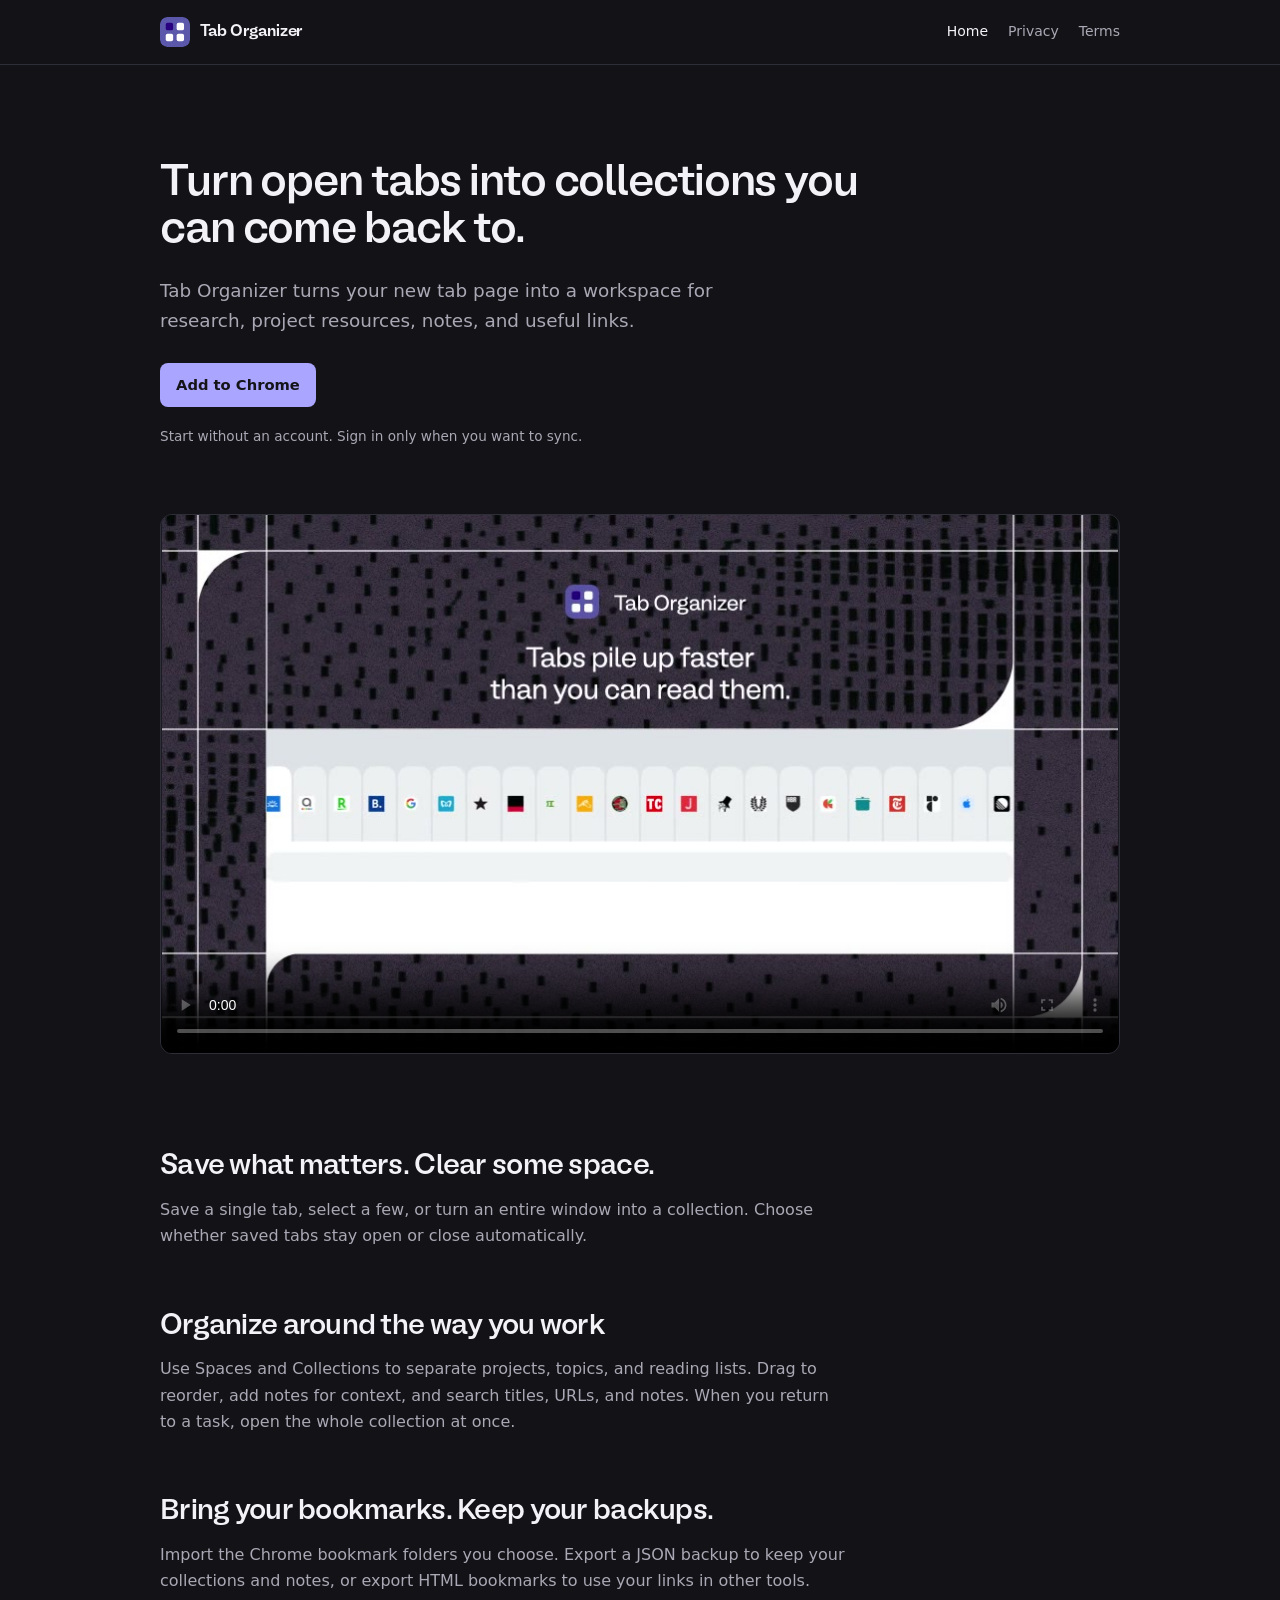
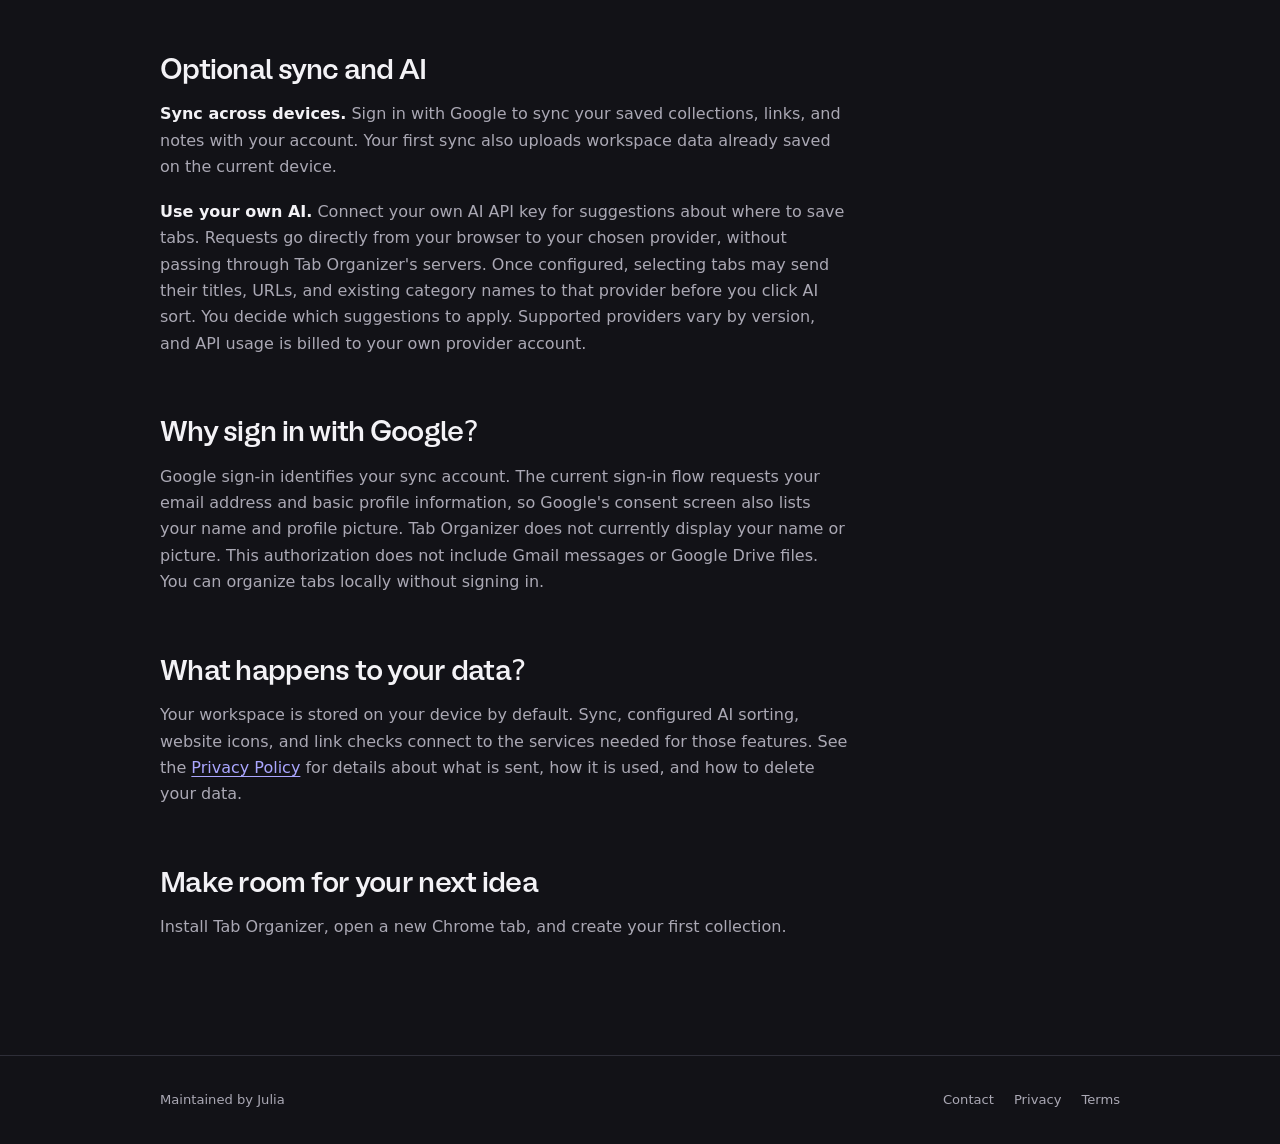
<file: index.html>
<!doctype html>
<html lang="en">
<head>
  <meta charset="utf-8">
  <meta name="viewport" content="width=device-width, initial-scale=1">
  <meta name="google-site-verification" content="kIZrXvDH9I8rc67ymch1c_rf15SznMS1m91wv7QL0Gw">
  <meta name="description" content="Turn open tabs into collections you can come back to.">
  <title>Tab Organizer</title>
  <link rel="icon" href="app-icon.svg?v=20260928-dark" type="image/svg+xml">
  <link rel="stylesheet" href="styles.css?v=20260928-dark">
</head>
<body>
  <a class="skip-link" href="#main-content">Skip to content</a>
  <header class="site-header">
    <div class="site-width header-inner">
      <a class="brand" href="./" aria-label="Tab Organizer home">
        <img src="app-icon.svg" width="30" height="30" alt="">
        <span>Tab Organizer</span>
      </a>
      <nav aria-label="Primary navigation">
        <a aria-current="page" href="./">Home</a>
        <a href="privacy/">Privacy</a>
        <a href="terms/">Terms</a>
      </nav>
    </div>
  </header>
  <main id="main-content" class="site-width home-main">
<header class="page-header home-header">
<h1>Turn open tabs into collections you can come back to.</h1>

<p>Tab Organizer turns your new tab page into a workspace for research, project resources, notes, and useful links.</p>

<p><a class="button" href="https://chromewebstore.google.com/detail/dhcfmkibljiggkieeikdoonjkkaooaof">Add to Chrome</a></p>

<p class="small-note">Start without an account. Sign in only when you want to sync.</p>
</header>

<figure class="product-demo">
  <video controls playsinline preload="metadata" poster="video-poster.jpg" aria-label="Tab Organizer product overview">
    <source src="product-overview.mp4" type="video/mp4">
    Your browser does not support embedded video. <a href="product-overview.mp4">Open the product video</a>.
  </video>
</figure>

<article class="home-copy">
<section>
<h2>Save what matters. Clear some space.</h2>

<p>Save a single tab, select a few, or turn an entire window into a collection. Choose whether saved tabs stay open or close automatically.</p>


</section>

<section>
<h2>Organize around the way you work</h2>

<p>Use Spaces and Collections to separate projects, topics, and reading lists. Drag to reorder, add notes for context, and search titles, URLs, and notes. When you return to a task, open the whole collection at once.</p>


</section>

<section>
<h2>Bring your bookmarks. Keep your backups.</h2>

<p>Import the Chrome bookmark folders you choose. Export a JSON backup to keep your collections and notes, or export HTML bookmarks to use your links in other tools.</p>


</section>

<section>
<h2>Optional sync and AI</h2>

<p><strong>Sync across devices.</strong> Sign in with Google to sync your saved collections, links, and notes with your account. Your first sync also uploads workspace data already saved on the current device.</p>

<p><strong>Use your own AI.</strong> Connect your own AI API key for suggestions about where to save tabs. Requests go directly from your browser to your chosen provider, without passing through Tab Organizer&#39;s servers. Once configured, selecting tabs may send their titles, URLs, and existing category names to that provider before you click AI sort. You decide which suggestions to apply. Supported providers vary by version, and API usage is billed to your own provider account.</p>


</section>

<section>
<h2>Why sign in with Google?</h2>

<p>Google sign-in identifies your sync account. The current sign-in flow requests your email address and basic profile information, so Google&#39;s consent screen also lists your name and profile picture. Tab Organizer does not currently display your name or picture. This authorization does not include Gmail messages or Google Drive files. You can organize tabs locally without signing in.</p>


</section>

<section>
<h2>What happens to your data?</h2>

<p>Your workspace is stored on your device by default. Sync, configured AI sorting, website icons, and link checks connect to the services needed for those features. See the <a href="privacy/">Privacy Policy</a> for details about what is sent, how it is used, and how to delete your data.</p>


</section>

<section>
<h2>Make room for your next idea</h2>

<p>Install Tab Organizer, open a new Chrome tab, and create your first collection.</p>
</section>
</article>
  </main>
  <footer class="site-footer">
    <div class="site-width footer-inner">
      <span>Maintained by Julia</span>
      <nav aria-label="Footer navigation">
        <a href="mailto:juliachen.designwork@gmail.com">Contact</a>
        <a href="privacy/">Privacy</a>
        <a href="terms/">Terms</a>
      </nav>
    </div>
  </footer>
</body>
</html>
</file>
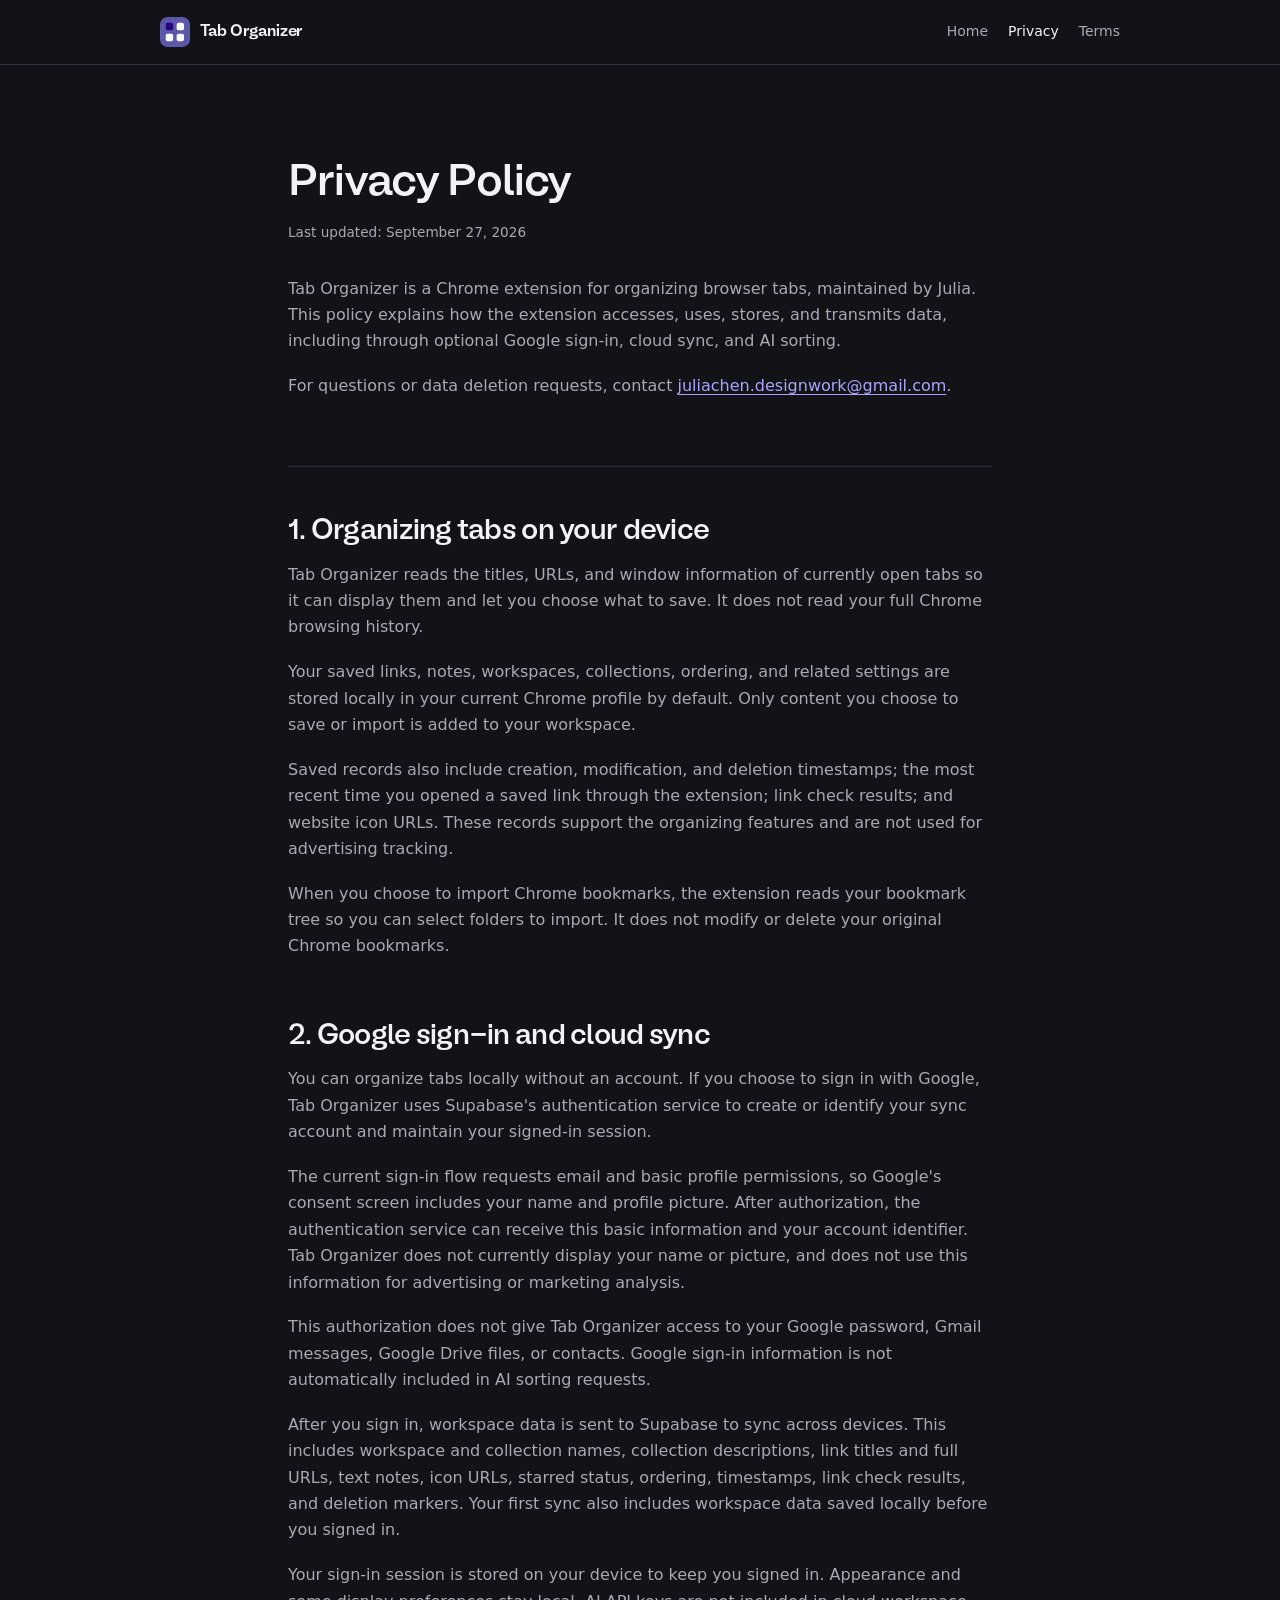
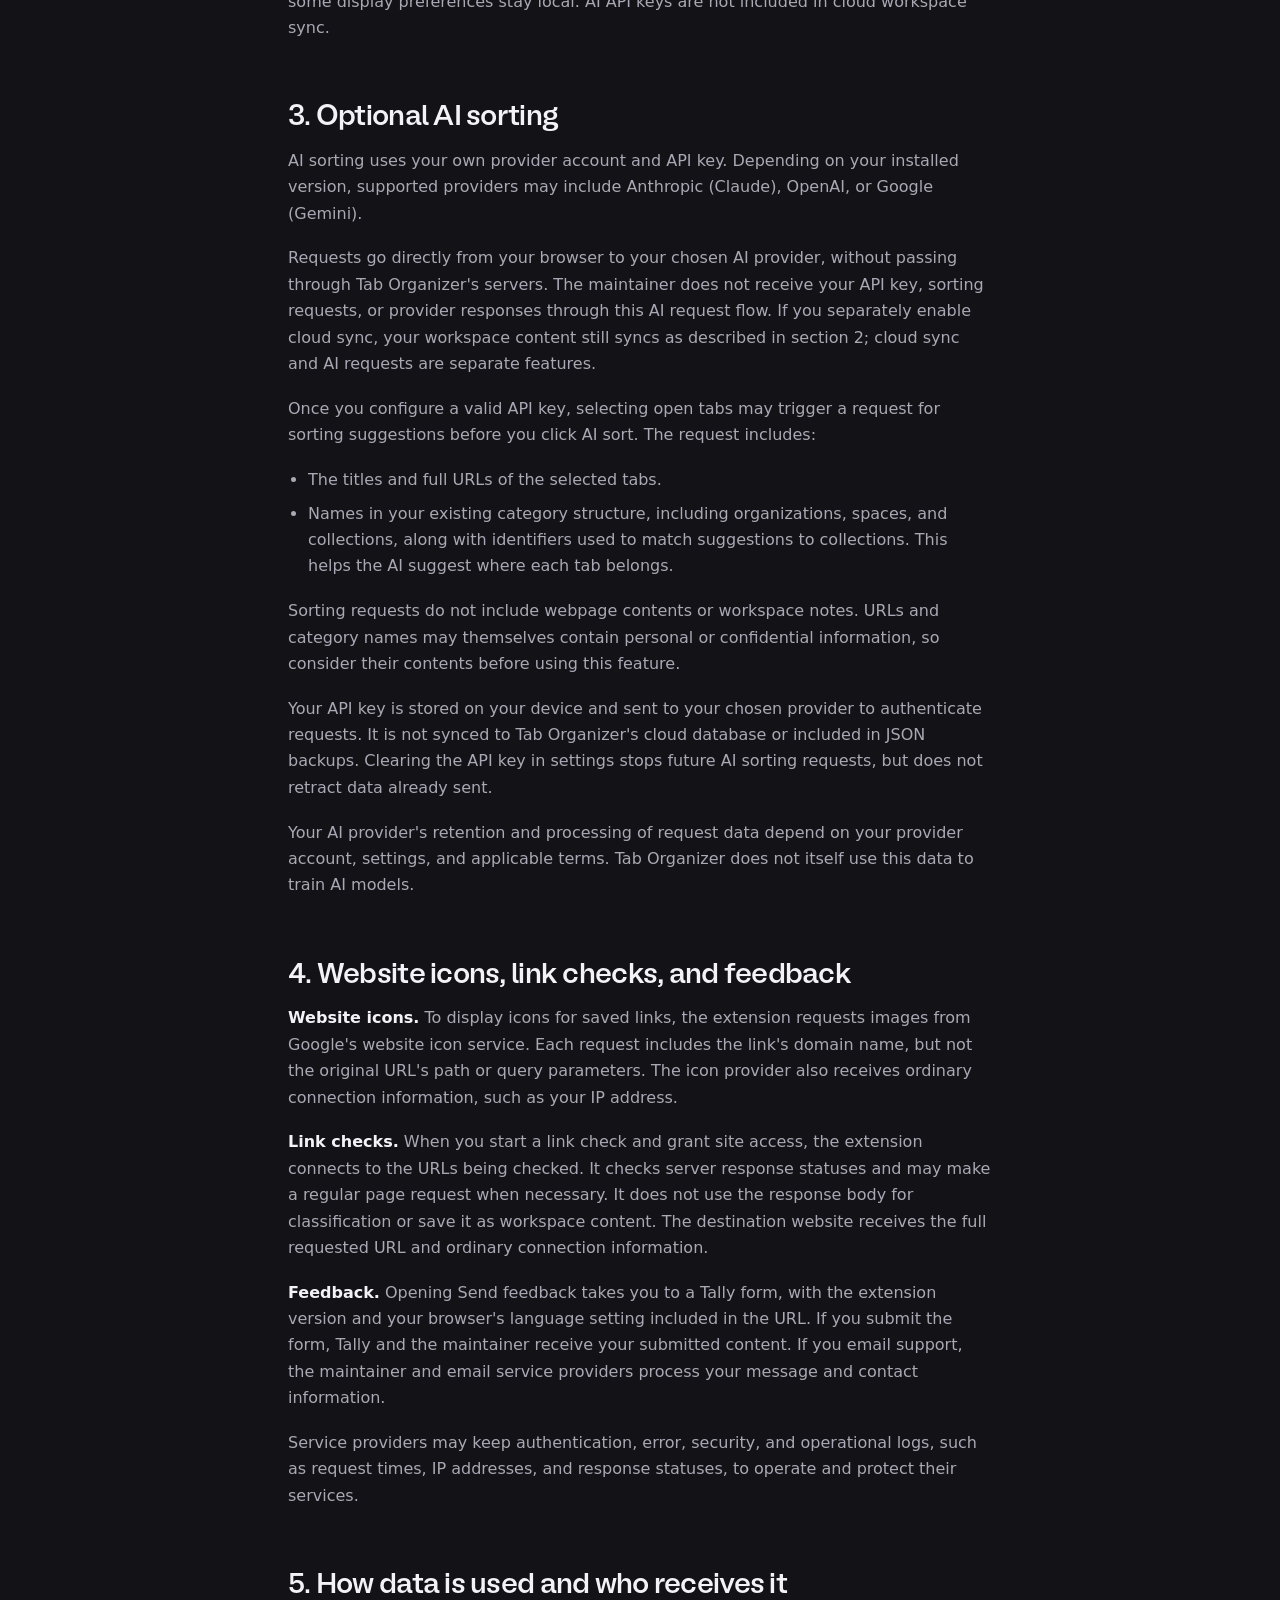
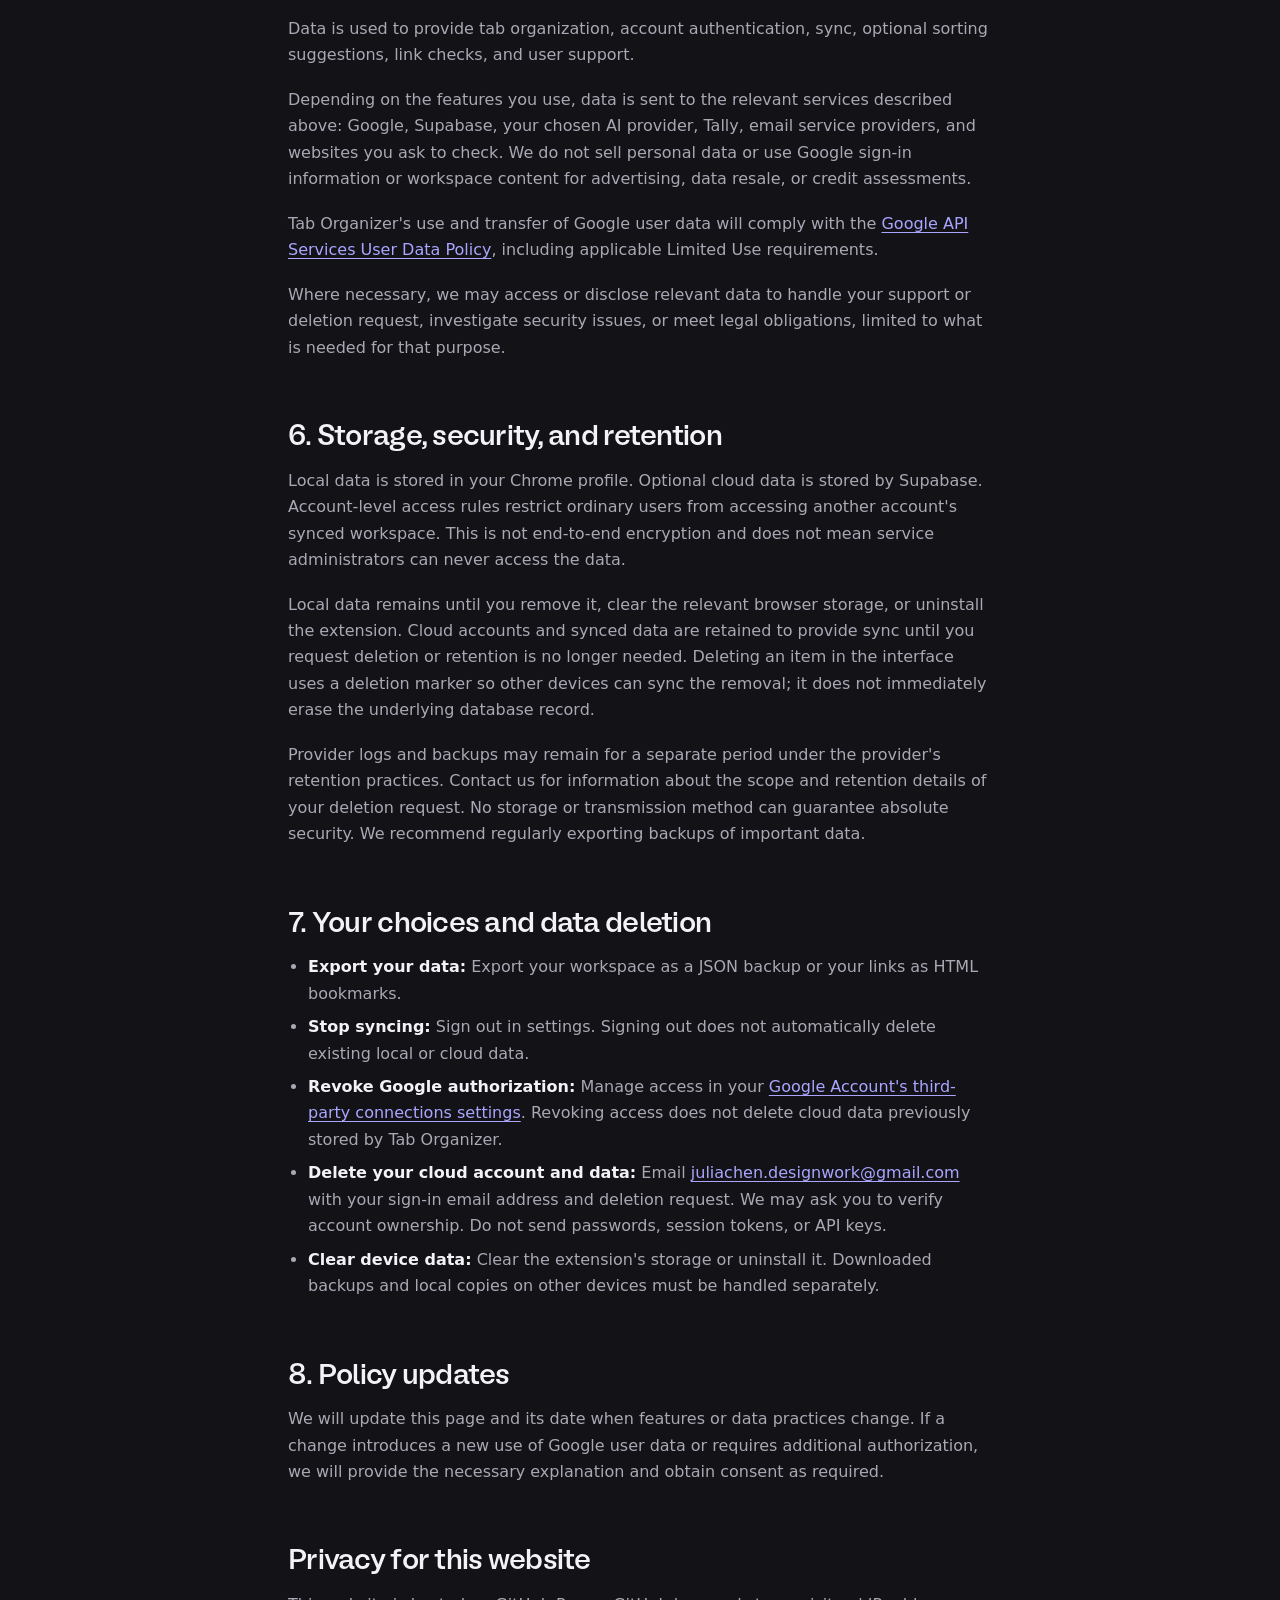
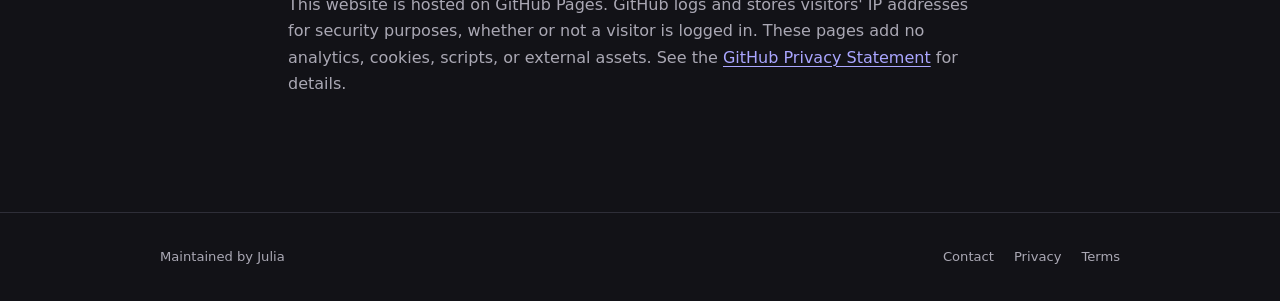
<file: privacy/index.html>
<!doctype html>
<html lang="en">
<head>
  <meta charset="utf-8">
  <meta name="viewport" content="width=device-width, initial-scale=1">
  <meta name="description" content="How Tab Organizer handles data.">
  <title>Privacy Policy | Tab Organizer</title>
  <link rel="icon" href="../app-icon.svg?v=20260928-dark" type="image/svg+xml">
  <link rel="stylesheet" href="../styles.css?v=20260928-dark">
</head>
<body>
  <a class="skip-link" href="#main-content">Skip to content</a>
  <header class="site-header">
    <div class="site-width header-inner">
      <a class="brand" href="../" aria-label="Tab Organizer home">
        <img src="../app-icon.svg" width="30" height="30" alt="">
        <span>Tab Organizer</span>
      </a>
      <nav aria-label="Primary navigation">
        <a href="../">Home</a>
        <a aria-current="page" href="../privacy/">Privacy</a>
        <a href="../terms/">Terms</a>
      </nav>
    </div>
  </header>
  <main id="main-content" class="document-main">
<header class="page-header document-header">
<h1>Privacy Policy</h1>

<p class="updated">Last updated: September 27, 2026</p>

<p>Tab Organizer is a Chrome extension for organizing browser tabs, maintained by Julia. This policy explains how the extension accesses, uses, stores, and transmits data, including through optional Google sign-in, cloud sync, and AI sorting.</p>

<p>For questions or data deletion requests, contact <a href="mailto:juliachen.designwork@gmail.com">juliachen.designwork@gmail.com</a>.</p>
</header>

<article class="document-copy">
<section>
<h2>1. Organizing tabs on your device</h2>

<p>Tab Organizer reads the titles, URLs, and window information of currently open tabs so it can display them and let you choose what to save. It does not read your full Chrome browsing history.</p>

<p>Your saved links, notes, workspaces, collections, ordering, and related settings are stored locally in your current Chrome profile by default. Only content you choose to save or import is added to your workspace.</p>

<p>Saved records also include creation, modification, and deletion timestamps; the most recent time you opened a saved link through the extension; link check results; and website icon URLs. These records support the organizing features and are not used for advertising tracking.</p>

<p>When you choose to import Chrome bookmarks, the extension reads your bookmark tree so you can select folders to import. It does not modify or delete your original Chrome bookmarks.</p>


</section>

<section>
<h2>2. Google sign-in and cloud sync</h2>

<p>You can organize tabs locally without an account. If you choose to sign in with Google, Tab Organizer uses Supabase&#39;s authentication service to create or identify your sync account and maintain your signed-in session.</p>

<p>The current sign-in flow requests email and basic profile permissions, so Google&#39;s consent screen includes your name and profile picture. After authorization, the authentication service can receive this basic information and your account identifier. Tab Organizer does not currently display your name or picture, and does not use this information for advertising or marketing analysis.</p>

<p>This authorization does not give Tab Organizer access to your Google password, Gmail messages, Google Drive files, or contacts. Google sign-in information is not automatically included in AI sorting requests.</p>

<p>After you sign in, workspace data is sent to Supabase to sync across devices. This includes workspace and collection names, collection descriptions, link titles and full URLs, text notes, icon URLs, starred status, ordering, timestamps, link check results, and deletion markers. Your first sync also includes workspace data saved locally before you signed in.</p>

<p>Your sign-in session is stored on your device to keep you signed in. Appearance and some display preferences stay local. AI API keys are not included in cloud workspace sync.</p>


</section>

<section>
<h2>3. Optional AI sorting</h2>

<p>AI sorting uses your own provider account and API key. Depending on your installed version, supported providers may include Anthropic (Claude), OpenAI, or Google (Gemini).</p>

<p>Requests go directly from your browser to your chosen AI provider, without passing through Tab Organizer&#39;s servers. The maintainer does not receive your API key, sorting requests, or provider responses through this AI request flow. If you separately enable cloud sync, your workspace content still syncs as described in section 2; cloud sync and AI requests are separate features.</p>

<p>Once you configure a valid API key, selecting open tabs may trigger a request for sorting suggestions before you click AI sort. The request includes:</p>

<ul>
  <li>The titles and full URLs of the selected tabs.</li>
  <li>Names in your existing category structure, including organizations, spaces, and collections, along with identifiers used to match suggestions to collections. This helps the AI suggest where each tab belongs.</li>
</ul>

<p>Sorting requests do not include webpage contents or workspace notes. URLs and category names may themselves contain personal or confidential information, so consider their contents before using this feature.</p>

<p>Your API key is stored on your device and sent to your chosen provider to authenticate requests. It is not synced to Tab Organizer&#39;s cloud database or included in JSON backups. Clearing the API key in settings stops future AI sorting requests, but does not retract data already sent.</p>

<p>Your AI provider&#39;s retention and processing of request data depend on your provider account, settings, and applicable terms. Tab Organizer does not itself use this data to train AI models.</p>


</section>

<section>
<h2>4. Website icons, link checks, and feedback</h2>

<p><strong>Website icons.</strong> To display icons for saved links, the extension requests images from Google&#39;s website icon service. Each request includes the link&#39;s domain name, but not the original URL&#39;s path or query parameters. The icon provider also receives ordinary connection information, such as your IP address.</p>

<p><strong>Link checks.</strong> When you start a link check and grant site access, the extension connects to the URLs being checked. It checks server response statuses and may make a regular page request when necessary. It does not use the response body for classification or save it as workspace content. The destination website receives the full requested URL and ordinary connection information.</p>

<p><strong>Feedback.</strong> Opening Send feedback takes you to a Tally form, with the extension version and your browser&#39;s language setting included in the URL. If you submit the form, Tally and the maintainer receive your submitted content. If you email support, the maintainer and email service providers process your message and contact information.</p>

<p>Service providers may keep authentication, error, security, and operational logs, such as request times, IP addresses, and response statuses, to operate and protect their services.</p>


</section>

<section>
<h2>5. How data is used and who receives it</h2>

<p>Data is used to provide tab organization, account authentication, sync, optional sorting suggestions, link checks, and user support.</p>

<p>Depending on the features you use, data is sent to the relevant services described above: Google, Supabase, your chosen AI provider, Tally, email service providers, and websites you ask to check. We do not sell personal data or use Google sign-in information or workspace content for advertising, data resale, or credit assessments.</p>

<p>Tab Organizer&#39;s use and transfer of Google user data will comply with the <a href="https://developers.google.com/terms/api-services-user-data-policy">Google API Services User Data Policy</a>, including applicable Limited Use requirements.</p>

<p>Where necessary, we may access or disclose relevant data to handle your support or deletion request, investigate security issues, or meet legal obligations, limited to what is needed for that purpose.</p>


</section>

<section>
<h2>6. Storage, security, and retention</h2>

<p>Local data is stored in your Chrome profile. Optional cloud data is stored by Supabase. Account-level access rules restrict ordinary users from accessing another account&#39;s synced workspace. This is not end-to-end encryption and does not mean service administrators can never access the data.</p>

<p>Local data remains until you remove it, clear the relevant browser storage, or uninstall the extension. Cloud accounts and synced data are retained to provide sync until you request deletion or retention is no longer needed. Deleting an item in the interface uses a deletion marker so other devices can sync the removal; it does not immediately erase the underlying database record.</p>

<p>Provider logs and backups may remain for a separate period under the provider&#39;s retention practices. Contact us for information about the scope and retention details of your deletion request. No storage or transmission method can guarantee absolute security. We recommend regularly exporting backups of important data.</p>


</section>

<section>
<h2>7. Your choices and data deletion</h2>

<ul>
  <li><strong>Export your data:</strong> Export your workspace as a JSON backup or your links as HTML bookmarks.</li>
  <li><strong>Stop syncing:</strong> Sign out in settings. Signing out does not automatically delete existing local or cloud data.</li>
  <li><strong>Revoke Google authorization:</strong> Manage access in your <a href="https://myaccount.google.com/connections">Google Account&#39;s third-party connections settings</a>. Revoking access does not delete cloud data previously stored by Tab Organizer.</li>
  <li><strong>Delete your cloud account and data:</strong> Email <a href="mailto:juliachen.designwork@gmail.com">juliachen.designwork@gmail.com</a> with your sign-in email address and deletion request. We may ask you to verify account ownership. Do not send passwords, session tokens, or API keys.</li>
  <li><strong>Clear device data:</strong> Clear the extension&#39;s storage or uninstall it. Downloaded backups and local copies on other devices must be handled separately.</li>
</ul>


</section>

<section>
<h2>8. Policy updates</h2>

<p>We will update this page and its date when features or data practices change. If a change introduces a new use of Google user data or requires additional authorization, we will provide the necessary explanation and obtain consent as required.</p>


</section>

<section>
<h2>Privacy for this website</h2>

<p>This website is hosted on GitHub Pages. GitHub logs and stores visitors' IP addresses for security purposes, whether or not a visitor is logged in. These pages add no analytics, cookies, scripts, or external assets. See the <a href="https://docs.github.com/en/site-policy/privacy-policies/github-privacy-statement">GitHub Privacy Statement</a> for details.</p>
</section>
</article>
  </main>
  <footer class="site-footer">
    <div class="site-width footer-inner">
      <span>Maintained by Julia</span>
      <nav aria-label="Footer navigation">
        <a href="mailto:juliachen.designwork@gmail.com">Contact</a>
        <a href="../privacy/">Privacy</a>
        <a href="../terms/">Terms</a>
      </nav>
    </div>
  </footer>
</body>
</html>
</file>
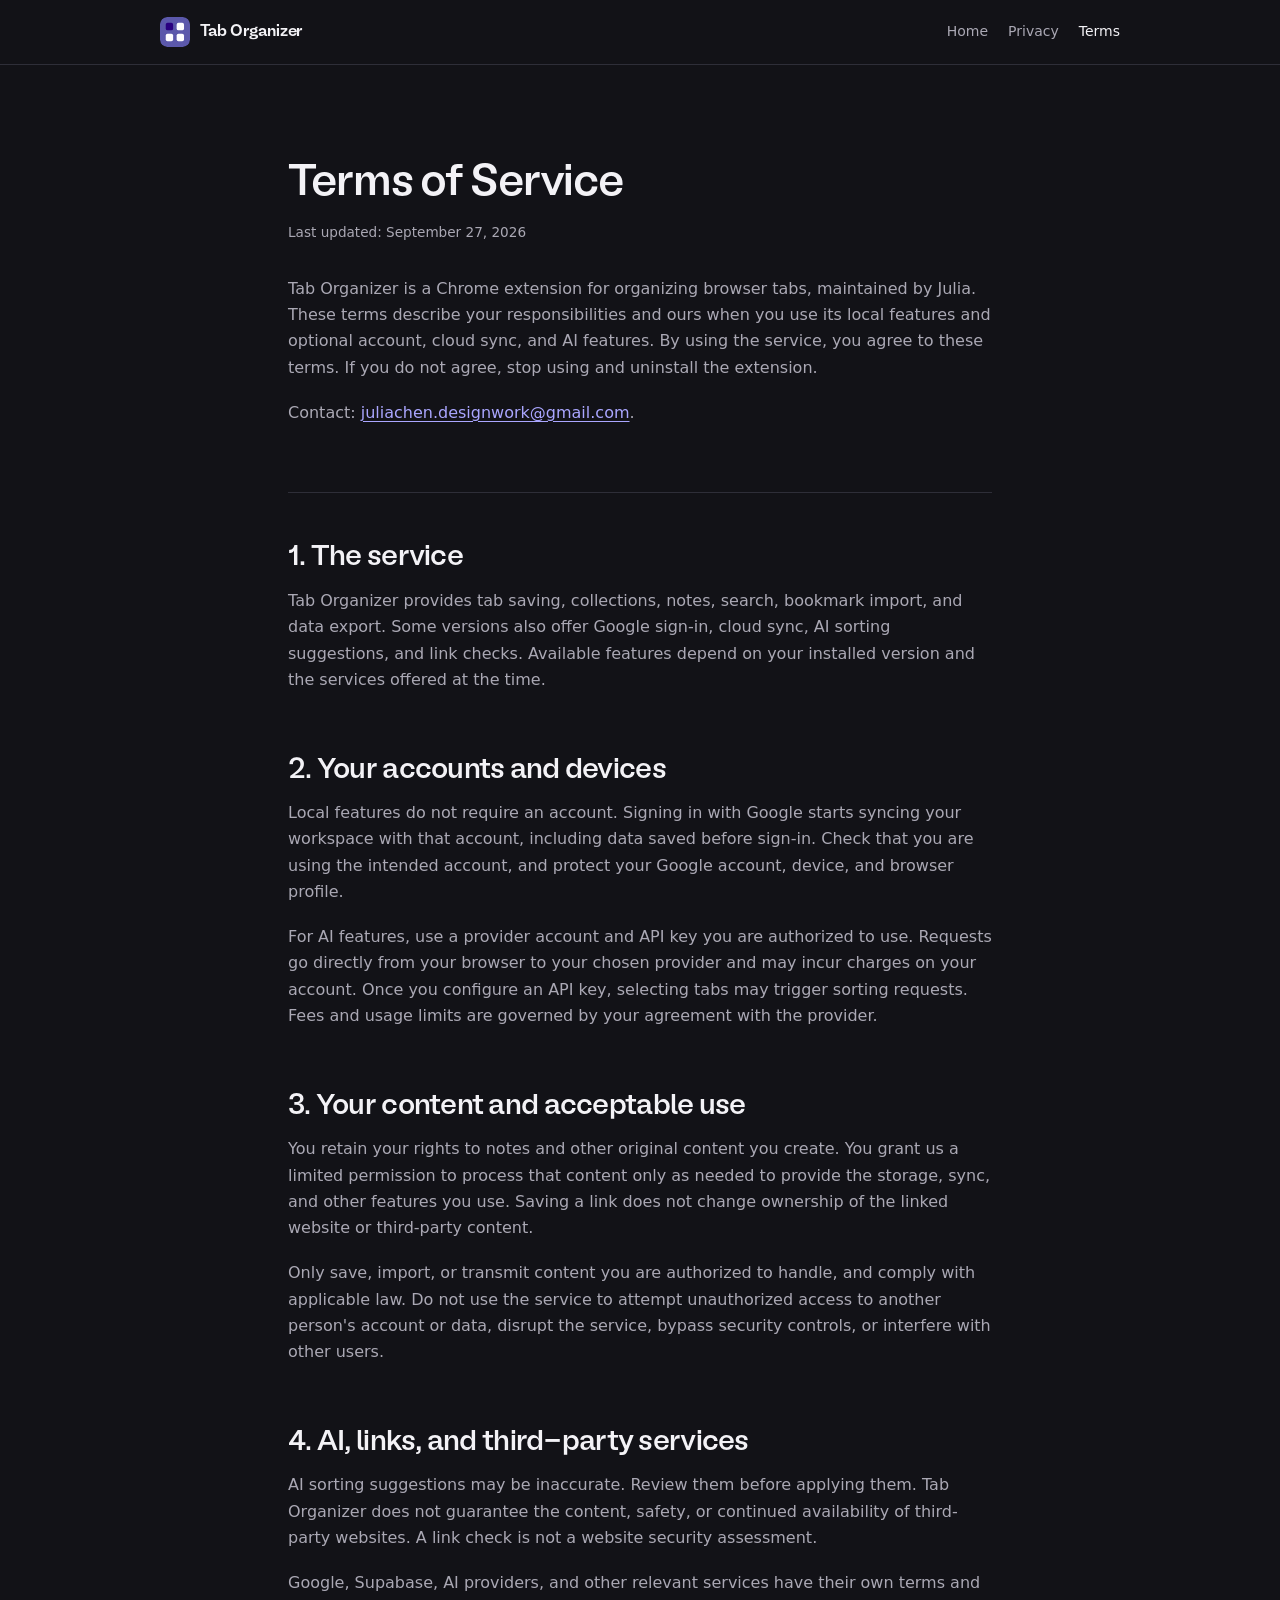
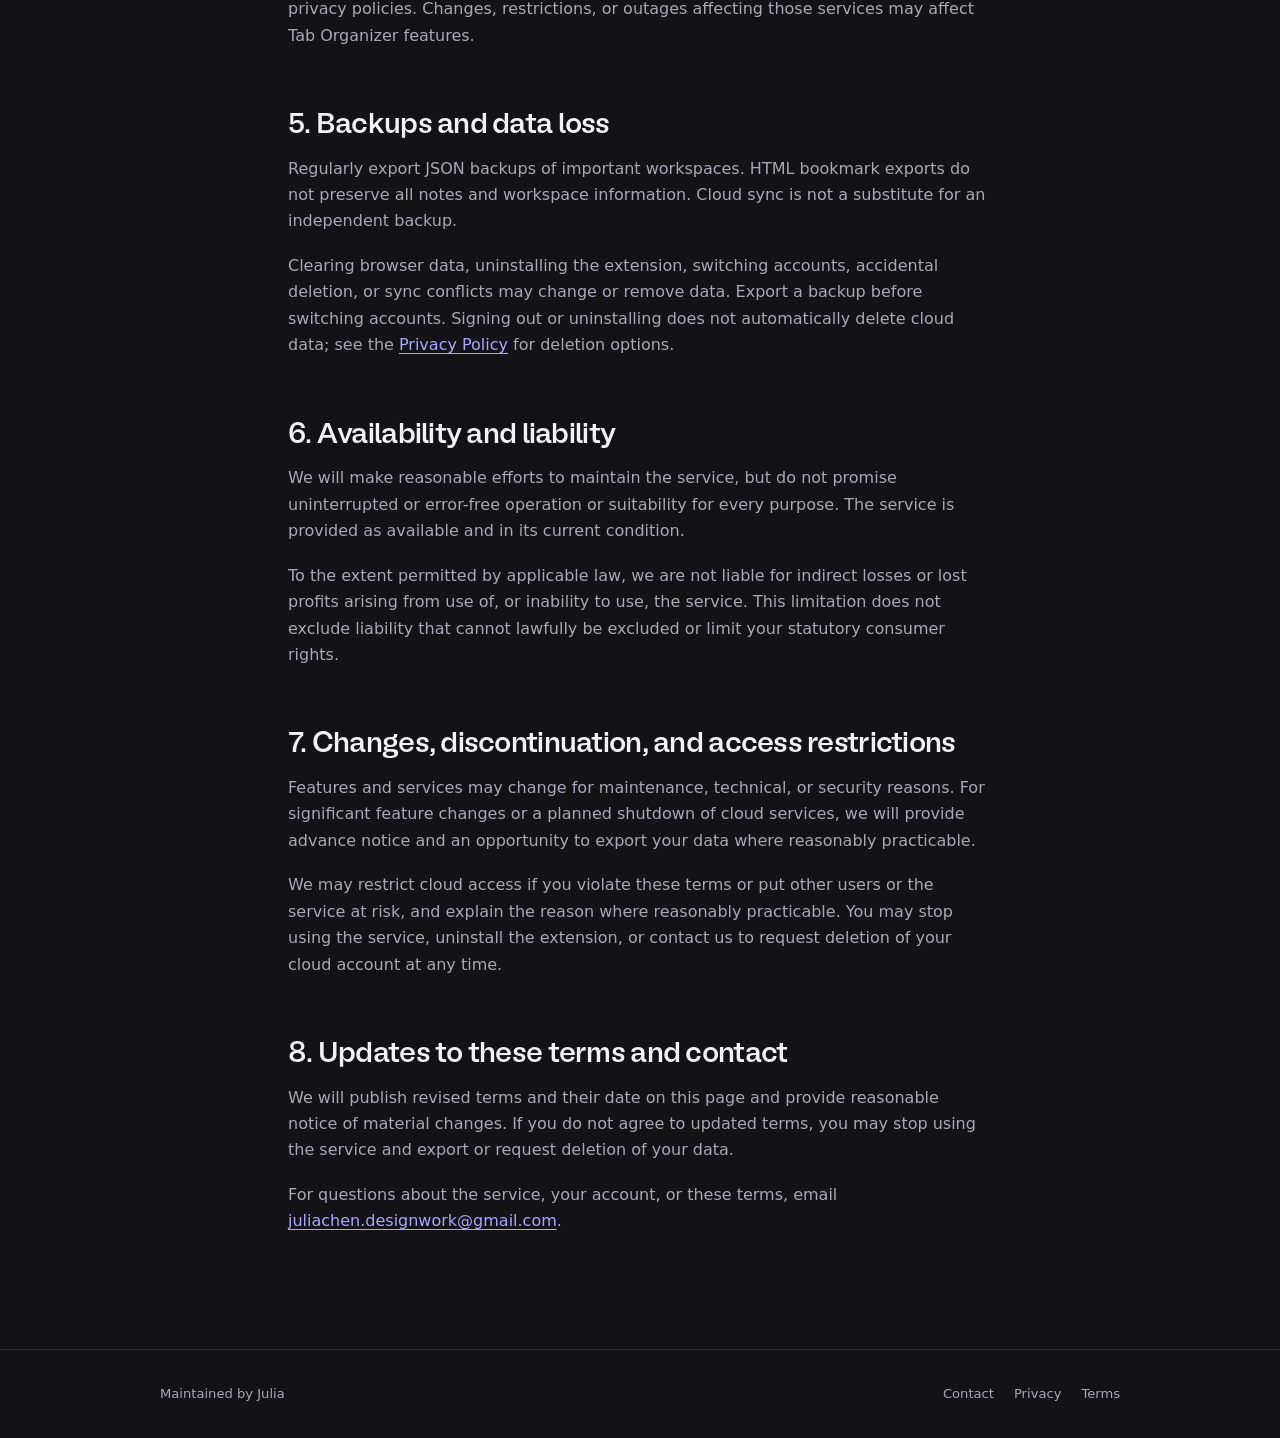
<file: terms/index.html>
<!doctype html>
<html lang="en">
<head>
  <meta charset="utf-8">
  <meta name="viewport" content="width=device-width, initial-scale=1">
  <meta name="description" content="Terms for using Tab Organizer.">
  <title>Terms of Service | Tab Organizer</title>
  <link rel="icon" href="../app-icon.svg?v=20260928-dark" type="image/svg+xml">
  <link rel="stylesheet" href="../styles.css?v=20260928-dark">
</head>
<body>
  <a class="skip-link" href="#main-content">Skip to content</a>
  <header class="site-header">
    <div class="site-width header-inner">
      <a class="brand" href="../" aria-label="Tab Organizer home">
        <img src="../app-icon.svg" width="30" height="30" alt="">
        <span>Tab Organizer</span>
      </a>
      <nav aria-label="Primary navigation">
        <a href="../">Home</a>
        <a href="../privacy/">Privacy</a>
        <a aria-current="page" href="../terms/">Terms</a>
      </nav>
    </div>
  </header>
  <main id="main-content" class="document-main">
<header class="page-header document-header">
<h1>Terms of Service</h1>

<p class="updated">Last updated: September 27, 2026</p>

<p>Tab Organizer is a Chrome extension for organizing browser tabs, maintained by Julia. These terms describe your responsibilities and ours when you use its local features and optional account, cloud sync, and AI features. By using the service, you agree to these terms. If you do not agree, stop using and uninstall the extension.</p>

<p>Contact: <a href="mailto:juliachen.designwork@gmail.com">juliachen.designwork@gmail.com</a>.</p>
</header>

<article class="document-copy">
<section>
<h2>1. The service</h2>

<p>Tab Organizer provides tab saving, collections, notes, search, bookmark import, and data export. Some versions also offer Google sign-in, cloud sync, AI sorting suggestions, and link checks. Available features depend on your installed version and the services offered at the time.</p>


</section>

<section>
<h2>2. Your accounts and devices</h2>

<p>Local features do not require an account. Signing in with Google starts syncing your workspace with that account, including data saved before sign-in. Check that you are using the intended account, and protect your Google account, device, and browser profile.</p>

<p>For AI features, use a provider account and API key you are authorized to use. Requests go directly from your browser to your chosen provider and may incur charges on your account. Once you configure an API key, selecting tabs may trigger sorting requests. Fees and usage limits are governed by your agreement with the provider.</p>


</section>

<section>
<h2>3. Your content and acceptable use</h2>

<p>You retain your rights to notes and other original content you create. You grant us a limited permission to process that content only as needed to provide the storage, sync, and other features you use. Saving a link does not change ownership of the linked website or third-party content.</p>

<p>Only save, import, or transmit content you are authorized to handle, and comply with applicable law. Do not use the service to attempt unauthorized access to another person&#39;s account or data, disrupt the service, bypass security controls, or interfere with other users.</p>


</section>

<section>
<h2>4. AI, links, and third-party services</h2>

<p>AI sorting suggestions may be inaccurate. Review them before applying them. Tab Organizer does not guarantee the content, safety, or continued availability of third-party websites. A link check is not a website security assessment.</p>

<p>Google, Supabase, AI providers, and other relevant services have their own terms and privacy policies. Changes, restrictions, or outages affecting those services may affect Tab Organizer features.</p>


</section>

<section>
<h2>5. Backups and data loss</h2>

<p>Regularly export JSON backups of important workspaces. HTML bookmark exports do not preserve all notes and workspace information. Cloud sync is not a substitute for an independent backup.</p>

<p>Clearing browser data, uninstalling the extension, switching accounts, accidental deletion, or sync conflicts may change or remove data. Export a backup before switching accounts. Signing out or uninstalling does not automatically delete cloud data; see the <a href="../privacy/">Privacy Policy</a> for deletion options.</p>


</section>

<section>
<h2>6. Availability and liability</h2>

<p>We will make reasonable efforts to maintain the service, but do not promise uninterrupted or error-free operation or suitability for every purpose. The service is provided as available and in its current condition.</p>

<p>To the extent permitted by applicable law, we are not liable for indirect losses or lost profits arising from use of, or inability to use, the service. This limitation does not exclude liability that cannot lawfully be excluded or limit your statutory consumer rights.</p>


</section>

<section>
<h2>7. Changes, discontinuation, and access restrictions</h2>

<p>Features and services may change for maintenance, technical, or security reasons. For significant feature changes or a planned shutdown of cloud services, we will provide advance notice and an opportunity to export your data where reasonably practicable.</p>

<p>We may restrict cloud access if you violate these terms or put other users or the service at risk, and explain the reason where reasonably practicable. You may stop using the service, uninstall the extension, or contact us to request deletion of your cloud account at any time.</p>


</section>

<section>
<h2>8. Updates to these terms and contact</h2>

<p>We will publish revised terms and their date on this page and provide reasonable notice of material changes. If you do not agree to updated terms, you may stop using the service and export or request deletion of your data.</p>

<p>For questions about the service, your account, or these terms, email <a href="mailto:juliachen.designwork@gmail.com">juliachen.designwork@gmail.com</a>.</p>
</section>
</article>
  </main>
  <footer class="site-footer">
    <div class="site-width footer-inner">
      <span>Maintained by Julia</span>
      <nav aria-label="Footer navigation">
        <a href="mailto:juliachen.designwork@gmail.com">Contact</a>
        <a href="../privacy/">Privacy</a>
        <a href="../terms/">Terms</a>
      </nav>
    </div>
  </footer>
</body>
</html>
</file>
<file: styles.css>
@font-face {
  font-family: "BL Melody";
  src: url("fonts/BLMelody-Medium.otf") format("opentype");
  font-display: swap;
  font-style: normal;
  font-weight: 500;
}

@font-face {
  font-family: "BL Melody";
  src: url("fonts/BLMelody-SemiBold.otf") format("opentype");
  font-display: swap;
  font-style: normal;
  font-weight: 600;
}

:root {
  color-scheme: dark;
  --canvas: #121217;
  --surface: #1b1b22;
  --ink: #f3f2f6;
  --muted: #aaa8b4;
  --line: #2e2e38;
  --accent: #aaa6ff;
  --accent-hover: #cbc8ff;
  --accent-text: #141419;
  --focus: #c7c4ff;
}

* {
  box-sizing: border-box;
}

html {
  background: var(--canvas);
}

body {
  margin: 0;
  color: var(--ink);
  background: var(--canvas);
  font-family: ui-sans-serif, system-ui, -apple-system, BlinkMacSystemFont, "Segoe UI", sans-serif;
  font-size: 1rem;
  line-height: 1.65;
  text-rendering: optimizeLegibility;
}

img {
  display: block;
  max-width: 100%;
}

a {
  color: var(--accent);
  text-decoration-thickness: 1px;
  text-underline-offset: .18em;
  overflow-wrap: anywhere;
}

a:hover {
  color: var(--accent-hover);
}

a:focus-visible {
  outline: 3px solid var(--focus);
  outline-offset: 3px;
  border-radius: 3px;
}

.skip-link {
  position: fixed;
  top: .75rem;
  left: .75rem;
  z-index: 2;
  padding: .5rem .75rem;
  color: var(--surface);
  background: var(--ink);
  transform: translateY(-180%);
}

.skip-link:focus {
  transform: translateY(0);
}

.skip-link:hover {
  color: var(--surface);
}

.site-width {
  width: min(100% - 2.5rem, 60rem);
  margin-inline: auto;
}

.site-header {
  border-bottom: 1px solid var(--line);
}

.header-inner {
  display: flex;
  min-height: 64px;
  align-items: center;
  justify-content: space-between;
  gap: 2rem;
}

.brand {
  display: inline-flex;
  align-items: center;
  gap: .65rem;
  color: var(--ink);
  font-family: "BL Melody", ui-sans-serif, system-ui, sans-serif;
  font-weight: 600;
  letter-spacing: -.01em;
  text-decoration: none;
  white-space: nowrap;
}

.brand:hover {
  color: var(--ink);
}

.brand img {
  border-radius: 7px;
}

nav {
  display: flex;
  align-items: center;
  gap: 1.25rem;
  white-space: nowrap;
}

nav a {
  color: var(--muted);
  font-size: .875rem;
  font-weight: 500;
  text-decoration: none;
}

nav a[aria-current="page"] {
  color: var(--ink);
}

h1,
h2,
h3 {
  margin-top: 0;
  font-family: "BL Melody", ui-sans-serif, system-ui, sans-serif;
  font-weight: 500;
  letter-spacing: -.025em;
}

h1 {
  margin-bottom: 1.25rem;
  font-size: clamp(2.15rem, 5vw, 2.8rem);
  line-height: 1.06;
}

h2 {
  margin-bottom: .75rem;
  font-size: clamp(1.45rem, 3vw, 1.8rem);
  line-height: 1.2;
}

h3 {
  margin-bottom: .35rem;
  font-size: 1.05rem;
  font-weight: 600;
  letter-spacing: -.01em;
}

p,
ul {
  margin-top: 0;
  margin-bottom: 1.15rem;
}

li + li {
  margin-top: .45rem;
}

strong {
  color: var(--ink);
  font-weight: 650;
}

.page-header {
  padding-top: clamp(4rem, 9vw, 6rem);
}

.home-main {
  padding-bottom: 6rem;
}

.home-header {
  max-width: 46rem;
  padding-bottom: 3rem;
}

.home-header > p:first-of-type {
  max-width: 39rem;
  color: var(--muted);
  font-size: 1.15rem;
}

.button {
  display: inline-flex;
  min-height: 44px;
  align-items: center;
  justify-content: center;
  margin-top: .5rem;
  padding: .65rem 1rem;
  border-radius: 8px;
  color: var(--accent-text);
  background: var(--accent);
  font-size: .92rem;
  font-weight: 650;
  line-height: 1;
  text-decoration: none;
  white-space: nowrap;
}

.button:hover {
  color: var(--accent-text);
  background: var(--accent-hover);
}

.button:active {
  transform: translateY(1px);
}

.small-note {
  margin-top: 1rem !important;
  color: var(--muted);
  font-size: .85rem !important;
}

.product-demo {
  margin: 0 0 clamp(4rem, 8vw, 6rem);
}

.product-demo video {
  display: block;
  width: 100%;
  height: auto;
  aspect-ratio: 16 / 9;
  border: 1px solid var(--line);
  border-radius: 12px;
  background: var(--surface);
}

.home-copy {
  max-width: 43rem;
}

.home-copy section + section {
  margin-top: 3.75rem;
}

.home-copy p,
.document-copy p,
.document-copy li,
.document-header > p:not(.updated) {
  color: var(--muted);
}

.home-copy h3 {
  margin-top: 1.75rem;
}

.document-main {
  width: min(100% - 2.5rem, 44rem);
  margin-inline: auto;
  padding-bottom: 6rem;
}

.document-header {
  padding-bottom: 3rem;
  border-bottom: 1px solid var(--line);
}

.document-header h1 {
  margin-bottom: .8rem;
}

.updated {
  margin-bottom: 2rem;
  color: var(--muted);
  font-size: .85rem;
}

.document-copy {
  padding-top: 3rem;
}

.document-copy section + section {
  margin-top: 3.75rem;
}

.document-copy ul {
  padding-left: 1.25rem;
}

.site-footer {
  border-top: 1px solid var(--line);
}

.footer-inner {
  display: flex;
  min-height: 88px;
  align-items: center;
  justify-content: space-between;
  gap: 2rem;
  color: var(--muted);
  font-size: .82rem;
}

.footer-inner nav a {
  font-size: .82rem;
}

@media (max-width: 38rem) {
  .site-width,
  .document-main {
    width: min(100% - 2rem, 60rem);
  }

  .header-inner {
    gap: 1rem;
  }

  nav {
    gap: .9rem;
  }

  .page-header {
    padding-top: 3.5rem;
  }

  .product-demo {
    margin-bottom: 4rem;
  }

  .footer-inner {
    min-height: 0;
    align-items: flex-start;
    flex-direction: column;
    padding: 1.5rem 0 2rem;
  }
}

@media (max-width: 23rem) {
  .brand span {
    display: none;
  }
}
</file>
